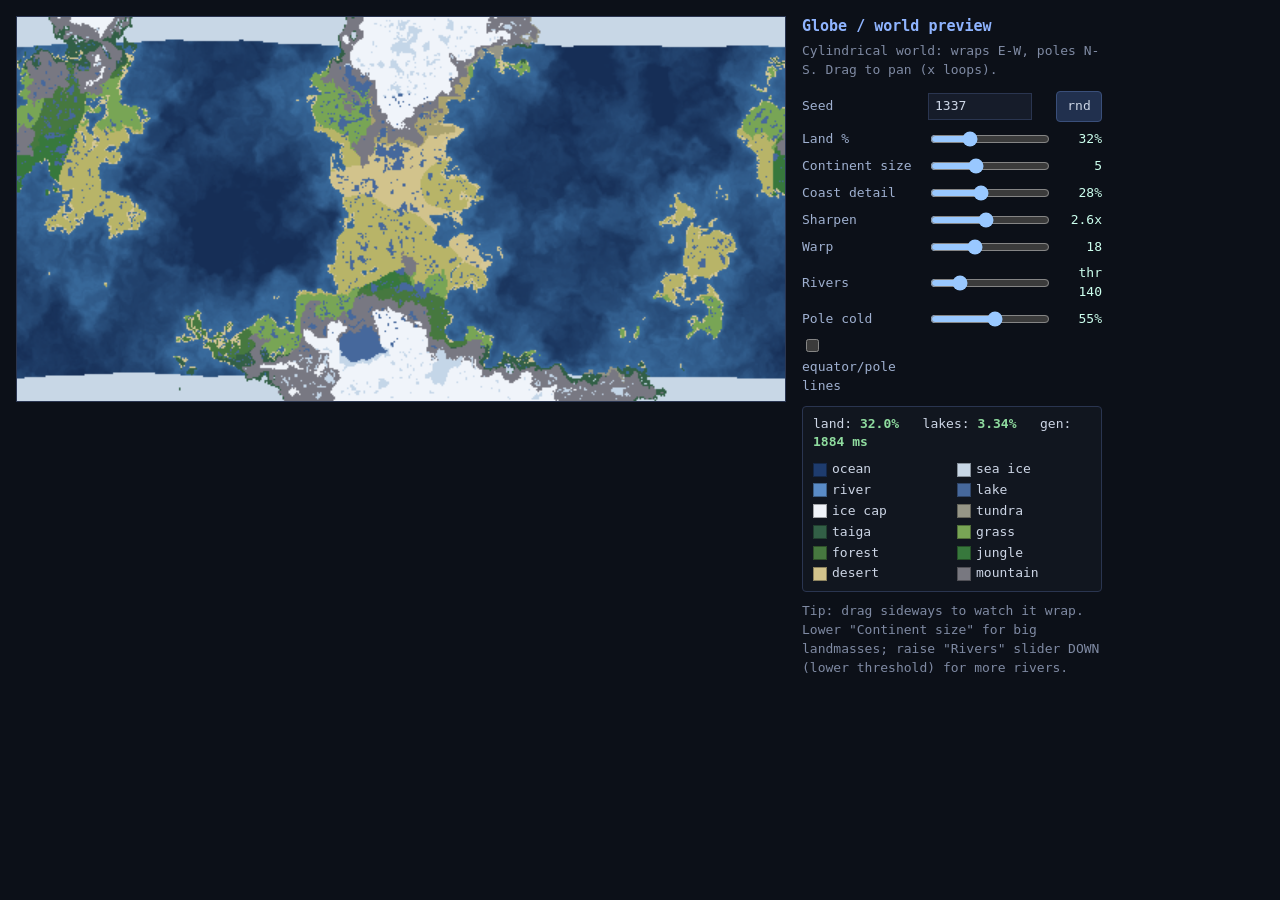
<file: Tools/globe-preview.html>
<!DOCTYPE html>
<!--
  TapCraft GLOBE/WORLD preview (dev tool, NOT shipped). Open directly in a browser.
  Models a CYLINDRICAL world: it WRAPS east-west (drag the map sideways and it loops
  seamlessly back to the start) and is bounded north-south with real POLES. Going finite
  lets us run global passes the infinite engine can't: continents from wrapping noise,
  latitude-based climate (ice caps -> temperate -> tropics), and HYDROLOGY (priority-flood
  basin filling -> lakes, flow accumulation -> rivers).

  This is a top-down equirectangular world map (what the planet "is"); in-game it would
  still render isometric. Drag = pan (x wraps, y clamps at the poles). Sliders regenerate.
-->
<html lang="en">
<head>
<meta charset="utf-8" />
<title>TapCraft - globe/world preview</title>
<style>
  :root { color-scheme: dark; }
  body { margin: 0; background: #0c1018; color: #cdd6e6; font: 13px/1.45 Consolas, monospace; }
  .wrap { display: flex; gap: 16px; padding: 16px; align-items: flex-start; flex-wrap: wrap; }
  canvas { border: 1px solid #2a3550; background: #000; cursor: grab; }
  canvas.drag { cursor: grabbing; }
  .panel { width: 300px; }
  h1 { font-size: 15px; margin: 0 0 4px; color: #8fb4ff; }
  .sub { color: #7f8aa3; margin: 0 0 12px; }
  .row { margin: 7px 0; display: grid; grid-template-columns: 118px 1fr 46px; gap: 8px; align-items: center; }
  .row label { color: #9fb0d0; }
  .row .val { text-align: right; color: #cfe; }
  input[type=range] { width: 100%; }
  input[type=number] { background: #161c2a; color: #cdd6e6; border: 1px solid #2a3550; padding: 3px 6px; font: inherit; width: 90px; }
  button { background: #21304e; color: #cdd6e6; border: 1px solid #3a4f7a; padding: 5px 10px; font: inherit; cursor: pointer; border-radius: 4px; }
  button:hover { background: #2a3c5e; }
  .stat { margin-top: 10px; padding: 8px 10px; background: #11161f; border: 1px solid #2a3550; border-radius: 4px; }
  .stat b { color: #8fdc9f; }
  .legend { display: grid; grid-template-columns: 1fr 1fr; gap: 2px 10px; margin-top: 8px; }
  .legend span { display: inline-flex; align-items: center; gap: 5px; }
  .sw { width: 12px; height: 12px; display: inline-block; border: 1px solid #00000055; }
  .note { color: #7f8aa3; margin-top: 10px; }
  label.chk { color: #9fb0d0; }
</style>
</head>
<body>
<div class="wrap">
  <canvas id="cv" width="768" height="384"></canvas>
  <div class="panel">
    <h1>Globe / world preview</h1>
    <p class="sub">Cylindrical world: wraps E-W, poles N-S. Drag to pan (x loops).</p>

    <div class="row"><label for="seed">Seed</label><input id="seed" type="number" value="1337" /><button id="rnd">rnd</button></div>
    <div class="row"><label>Land %</label><input id="land" type="range" min="15" max="70" step="1" value="32" /><span class="val" id="landV"></span></div>
    <div class="row"><label>Continent size</label><input id="csize" type="range" min="1" max="12" step="0.5" value="5" /><span class="val" id="csizeV"></span></div>
    <div class="row"><label>Coast detail</label><input id="detail" type="range" min="5" max="60" step="1" value="28" /><span class="val" id="detailV"></span></div>
    <div class="row"><label>Sharpen</label><input id="sharp" type="range" min="100" max="450" step="10" value="260" /><span class="val" id="sharpV"></span></div>
    <div class="row"><label>Warp</label><input id="warp" type="range" min="0" max="50" step="1" value="18" /><span class="val" id="warpV"></span></div>
    <div class="row"><label>Rivers</label><input id="rivers" type="range" min="20" max="600" step="10" value="140" /><span class="val" id="riversV"></span></div>
    <div class="row"><label>Pole cold</label><input id="cold" type="range" min="0" max="100" step="1" value="55" /><span class="val" id="coldV"></span></div>
    <div class="row"><label class="chk"><input id="grid" type="checkbox" /> equator/pole lines</label><span></span><span></span></div>

    <div class="stat">
      land: <b id="landStat">-</b> &nbsp; lakes: <b id="lakeStat">-</b> &nbsp; gen: <b id="msStat">-</b>
      <div class="legend">
        <span><i class="sw" style="background:#1e3c6e"></i>ocean</span>
        <span><i class="sw" style="background:#c8d7e6"></i>sea ice</span>
        <span><i class="sw" style="background:#5a8cc8"></i>river</span>
        <span><i class="sw" style="background:#46689c"></i>lake</span>
        <span><i class="sw" style="background:#f0f4fa"></i>ice cap</span>
        <span><i class="sw" style="background:#969687"></i>tundra</span>
        <span><i class="sw" style="background:#325f46"></i>taiga</span>
        <span><i class="sw" style="background:#78a555"></i>grass</span>
        <span><i class="sw" style="background:#46783f"></i>forest</span>
        <span><i class="sw" style="background:#37783c"></i>jungle</span>
        <span><i class="sw" style="background:#d2c38c"></i>desert</span>
        <span><i class="sw" style="background:#787880"></i>mountain</span>
      </div>
    </div>
    <p class="note" id="hint">Tip: drag sideways to watch it wrap. Lower "Continent size" for big landmasses; raise "Rivers" slider DOWN (lower threshold) for more rivers.</p>
  </div>
</div>

<script>
"use strict";
const W = 512, H = 256;            // world grid (equirectangular 2:1)
const D8 = [[-1,-1],[0,-1],[1,-1],[-1,0],[1,0],[-1,1],[0,1],[1,1]];
const WARP_SCALE = 0.08, BASE_SCALE = 0.045;
const clamp01 = (v) => v < 0 ? 0 : v > 1 ? 1 : v;
const lerp = (a, b, t) => a + (b - a) * t;
const smooth = (t) => t * t * (3 - 2 * t);
const sCurve = (e, p) => e <= 0.5 ? 0.5 * Math.pow(e * 2, p) : 1 - 0.5 * Math.pow((1 - e) * 2, p);

// ---- 3D value-noise (so we can sample on a circle -> seamless E-W wrap) -------
function hash3(x, y, z, seed) {
  let h = Math.imul(x | 0, 374761393) + Math.imul(y | 0, 668265263) + Math.imul(z | 0, 2147483647) + Math.imul(seed | 0, 362437);
  h = Math.imul(h ^ (h >>> 13), 1274126177); h ^= h >>> 16;
  return (h >>> 0) / 4294967295;
}
function makeFbm3(seed, octaves) {
  const val = (x, y, z) => {
    const xi = Math.floor(x), yi = Math.floor(y), zi = Math.floor(z);
    const xf = x - xi, yf = y - yi, zf = z - zi;
    const u = smooth(xf), v = smooth(yf), w = smooth(zf);
    const c = (a, b, d) => hash3(xi + a, yi + b, zi + d, seed);
    const x00 = lerp(c(0,0,0), c(1,0,0), u), x10 = lerp(c(0,1,0), c(1,1,0), u);
    const x01 = lerp(c(0,0,1), c(1,0,1), u), x11 = lerp(c(0,1,1), c(1,1,1), u);
    return lerp(lerp(x00, x10, v), lerp(x01, x11, v), w);
  };
  return (x, y, z) => {
    let amp = 0.5, freq = 1, sum = 0, norm = 0;
    for (let o = 0; o < octaves; o++) { sum += amp * val(x * freq, y * freq, z * freq); norm += amp; amp *= 0.5; freq *= 2; }
    return sum / norm;
  };
}
let N = {};
function buildNoise(seed) {
  N = {
    base: makeFbm3(seed >>> 0, 6), cont: makeFbm3((seed ^ 0xc0ffee01) >>> 0, 2),
    warpX: makeFbm3((seed ^ 0x9e3779b9) >>> 0, 4), warpY: makeFbm3((seed ^ 0x85ebca6b) >>> 0, 4),
    moist: makeFbm3((seed ^ 0x2c1b3a9f) >>> 0, 3), temp: makeFbm3((seed ^ 0x1b56c4e9) >>> 0, 3),
  };
}
const R = W / (2 * Math.PI);       // circle radius so arc-length per cell = 1
// Sample a wrapping field: x -> angle on a circle (seamless), y -> the 3rd (latitude) axis.
function wrap(fbm, x, y, freq) {
  const th = 2 * Math.PI * x / W;
  return fbm(Math.cos(th) * R * freq, y * freq, Math.sin(th) * R * freq);
}

// ---- min-heap for priority-flood ----------------------------------------------
function MinHeap(cap) { this.e = new Float32Array(cap); this.i = new Int32Array(cap); this.n = 0; }
MinHeap.prototype.push = function (e, i) {
  let k = this.n++; this.e[k] = e; this.i[k] = i;
  while (k > 0) { const p = (k - 1) >> 1; if (this.e[p] <= this.e[k]) break; this._sw(p, k); k = p; }
};
MinHeap.prototype.pop = function () {
  const ri = this.i[0]; this.n--;
  if (this.n > 0) {
    this.e[0] = this.e[this.n]; this.i[0] = this.i[this.n]; let k = 0;
    for (;;) { let l = 2 * k + 1, r = 2 * k + 2, m = k;
      if (l < this.n && this.e[l] < this.e[m]) m = l;
      if (r < this.n && this.e[r] < this.e[m]) m = r;
      if (m === k) break; this._sw(m, k); k = m; }
  }
  return ri;
};
MinHeap.prototype._sw = function (a, b) { const e = this.e[a]; this.e[a] = this.e[b]; this.e[b] = e; const i = this.i[a]; this.i[a] = this.i[b]; this.i[b] = i; };

// ---- palette ------------------------------------------------------------------
const COL = {
  oceanDeep: [22, 46, 86], oceanShallow: [58, 108, 158], seaIce: [200, 215, 230],
  river: [90, 140, 200], lake: [70, 104, 156], frozen: [196, 214, 232],
  ice: [240, 244, 250], rock: [120, 120, 130], beach: [214, 200, 150],
  tundra: [150, 150, 135], taiga: [50, 95, 70], grass: [120, 165, 85],
  forest: [70, 120, 63], steppe: [170, 162, 110], desert: [210, 195, 140],
  savanna: [184, 180, 104], jungle: [55, 120, 60],
};
function biome(temp, moist) {
  if (temp < 0.18) return moist > 0.4 ? COL.taiga : COL.tundra;
  if (temp < 0.50) return moist > 0.6 ? COL.forest : moist > 0.3 ? COL.grass : COL.steppe;
  return moist > 0.6 ? COL.jungle : moist > 0.33 ? COL.savanna : COL.desert;
}

// ---- world generation (the interesting part) ----------------------------------
const worldCv = document.createElement("canvas"); worldCv.width = W; worldCv.height = H;
const worldCtx = worldCv.getContext("2d");
const worldImg = worldCtx.createImageData(W, H);
let stats = { land: 0, lake: 0, ms: 0 };

function generate() {
  const t0 = performance.now();
  const P = {
    land: +el("land").value / 100, cscale: (+el("csize").value) / 1000 * 1.4, detail: +el("detail").value / 100,
    sharp: +el("sharp").value / 100, warp: +el("warp").value, riverThr: +el("rivers").value, cold: +el("cold").value / 100,
  };
  // 1) elevation - wrapping continental blend + redistribution
  const elev = new Float32Array(W * H);
  for (let y = 0; y < H; y++) for (let x = 0; x < W; x++) {
    const aw = (wrap(N.warpX, x, y, WARP_SCALE) * 2 - 1) * P.warp;
    const bw = (wrap(N.warpY, x, y, WARP_SCALE) * 2 - 1) * P.warp;
    const xx = x + aw, yy = y + bw;
    const cont = wrap(N.cont, xx, yy, P.cscale);
    const detail = wrap(N.base, xx, yy, BASE_SCALE);
    elev[y * W + x] = sCurve(clamp01(cont * (1 - P.detail) + detail * P.detail), P.sharp);
  }
  // 2) sea level for the target land %
  const samp = []; for (let i = 0; i < elev.length; i += 5) samp.push(elev[i]);
  samp.sort((a, b) => a - b);
  const sea = samp[Math.min(samp.length - 1, Math.floor((1 - P.land) * samp.length))];
  // 3) priority-flood: fill basins (-> lakes), make all land drain to ocean/poles
  const filled = new Float32Array(W * H).fill(Infinity);
  const seen = new Uint8Array(W * H);
  const heap = new MinHeap(W * H);
  for (let y = 0; y < H; y++) for (let x = 0; x < W; x++) {
    const i = y * W + x;
    if (elev[i] < sea || y === 0 || y === H - 1) { filled[i] = elev[i]; seen[i] = 1; heap.push(elev[i], i); }
  }
  while (heap.n > 0) {
    const i = heap.pop(); const x = i % W, y = (i / W) | 0;
    for (let k = 0; k < 8; k++) {
      const nx = (x + D8[k][0] + W) % W, ny = y + D8[k][1]; if (ny < 0 || ny >= H) continue;
      const ni = ny * W + nx; if (seen[ni]) continue;
      seen[ni] = 1; filled[ni] = Math.max(elev[ni], filled[i]); heap.push(filled[ni], ni);
    }
  }
  // 4) flow accumulation on the filled surface (steepest descent, processed high->low)
  const acc = new Float32Array(W * H).fill(1);
  const order = new Int32Array(W * H); for (let i = 0; i < order.length; i++) order[i] = i;
  order.sort((a, b) => filled[b] - filled[a]);
  for (let o = 0; o < order.length; o++) {
    const i = order[o]; if (elev[i] < sea) continue;
    const x = i % W, y = (i / W) | 0; let best = -1, bestF = filled[i];
    for (let k = 0; k < 8; k++) {
      const nx = (x + D8[k][0] + W) % W, ny = y + D8[k][1]; if (ny < 0 || ny >= H) continue;
      const ni = ny * W + nx; if (filled[ni] < bestF) { bestF = filled[ni]; best = ni; }
    }
    if (best >= 0) acc[best] += acc[i];
  }
  // 5) climate + color
  let landN = 0, lakeN = 0;
  for (let y = 0; y < H; y++) {
    const lat = y / (H - 1), clat = Math.abs(lat - 0.5) * 2; // 0 equator .. 1 pole
    for (let x = 0; x < W; x++) {
      const i = y * W + x, e = elev[i], landH = e - sea;
      const tNoise = (wrap(N.temp, x, y, 0.01) * 2 - 1) * 0.06;
      const temp = clamp01((1 - clat * (0.6 + P.cold * 0.8)) - Math.max(0, landH) * 0.9 + tNoise);
      const moist = wrap(N.moist, x, y, P.cscale * 1.3);
      const o = i * 4; let col;
      if (e < sea) {                                   // ocean
        if (temp < 0.10) col = COL.seaIce;
        else { const d = clamp01((sea - e) / 0.35); col = [lerp(COL.oceanShallow[0], COL.oceanDeep[0], d), lerp(COL.oceanShallow[1], COL.oceanDeep[1], d), lerp(COL.oceanShallow[2], COL.oceanDeep[2], d)]; }
      } else {
        landN++;
        const isLake = filled[i] > e + 0.0015;
        const isRiver = !isLake && acc[i] > P.riverThr;
        if (isLake) { lakeN++; col = temp < 0.12 ? COL.frozen : COL.lake; }
        else if (isRiver) { col = temp < 0.12 ? COL.frozen : COL.river; }
        else {
          const snowLine = lerp(0.02, 0.42, clamp01(temp));   // colder -> lower snow line
          if (landH > snowLine) col = landH > snowLine + 0.12 ? COL.ice : COL.rock;
          else if (landH < 0.012 && temp > 0.14) col = COL.beach;
          else col = biome(temp, moist);
        }
      }
      worldImg.data[o] = col[0]; worldImg.data[o + 1] = col[1]; worldImg.data[o + 2] = col[2]; worldImg.data[o + 3] = 255;
    }
  }
  if (el("grid").checked) {                            // faint equator + polar circles
    for (let x = 0; x < W; x++) for (const yy of [Math.floor(H / 2), Math.floor(H * 0.2), Math.floor(H * 0.8)]) {
      const o = (yy * W + x) * 4; worldImg.data[o] = 255; worldImg.data[o + 1] = 255; worldImg.data[o + 2] = 255; worldImg.data[o + 3] = 255;
    }
  }
  worldCtx.putImageData(worldImg, 0, 0);
  stats = { land: 100 * landN / elev.length, lake: 100 * lakeN / elev.length, ms: performance.now() - t0 };
  el("landStat").textContent = stats.land.toFixed(1) + "%";
  el("lakeStat").textContent = stats.lake.toFixed(2) + "%";
  el("msStat").textContent = stats.ms.toFixed(0) + " ms";
  drawView();
}

// ---- view (tile worldCv in x for the seamless E-W wrap; y fits exactly) --------
const cv = document.getElementById("cv"), ctx = cv.getContext("2d");
let panX = 0; // in world cells
function drawView() {
  ctx.imageSmoothingEnabled = true;
  ctx.clearRect(0, 0, cv.width, cv.height);
  const sc = cv.height / H;                  // vertical fit (768x384 = 1.5x of 512x256)
  const wpx = W * sc;                          // world width in screen px
  let ox = -((panX % W) * sc); if (ox > 0) ox -= wpx;
  for (let dx = ox; dx < cv.width; dx += wpx) ctx.drawImage(worldCv, dx, 0, wpx, cv.height);
}

// ---- controls -----------------------------------------------------------------
function el(id) { return document.getElementById(id); }
const labels = { land: (v) => v + "%", csize: (v) => v, detail: (v) => v + "%", sharp: (v) => (v / 100).toFixed(1) + "x", warp: (v) => v, rivers: (v) => "thr " + v, cold: (v) => v + "%" };
function syncLabels() { for (const k of Object.keys(labels)) { const e = el(k + "V"); if (e) e.textContent = labels[k](el(k).value); } }
let timer = 0;
function schedule() { syncLabels(); clearTimeout(timer); timer = setTimeout(generate, 60); }
for (const id of ["land", "csize", "detail", "sharp", "warp", "rivers", "cold", "grid"]) el(id).addEventListener("input", schedule);
el("seed").addEventListener("input", () => { buildNoise(+el("seed").value | 0); schedule(); });
el("rnd").addEventListener("click", () => { el("seed").value = (Math.random() * 1e9) | 0; buildNoise(+el("seed").value | 0); schedule(); });

let drag = null;
cv.addEventListener("pointerdown", (e) => { drag = { x: e.clientX, px: panX }; cv.classList.add("drag"); cv.setPointerCapture(e.pointerId); });
cv.addEventListener("pointermove", (e) => { if (!drag) return; const sc = cv.height / H; panX = drag.px - (e.clientX - drag.x) / sc; drawView(); });
cv.addEventListener("pointerup", () => { drag = null; cv.classList.remove("drag"); });

buildNoise(+el("seed").value | 0);
syncLabels(); generate();
</script>
</body>
</html>
</file>
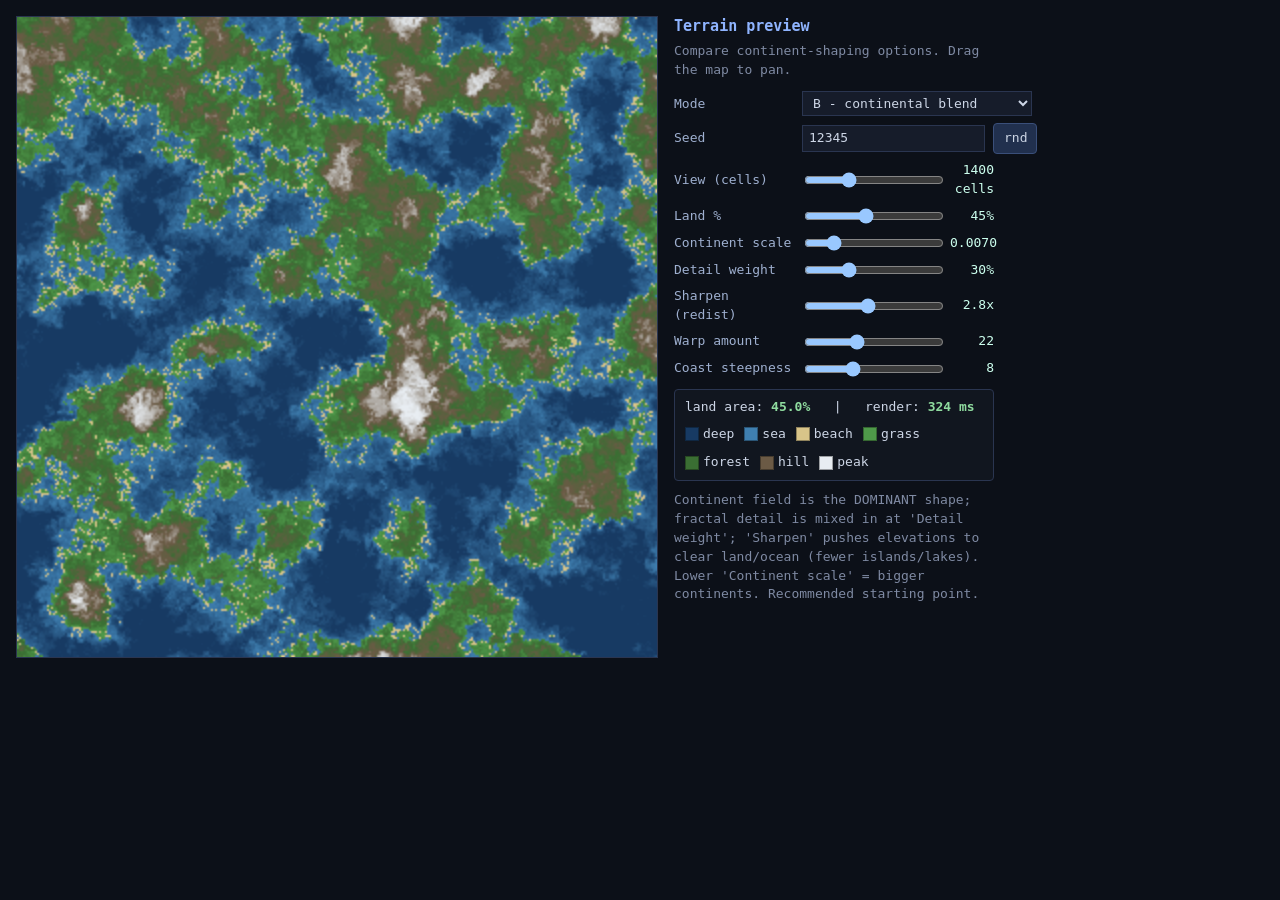
<file: Tools/terrain-preview.html>
<!DOCTYPE html>
<!--
  TapCraft terrain preview (dev tool, NOT shipped). Open directly in a browser
  (file://) - no server needed. Top-down view of the INFINITE elevation field so we
  can compare continent-shaping options before changing the game's cells.js.

  The noise (value-noise fBm) is copied from the game's rng.js so the preview matches
  the engine. Modes:
    A "current"            - the live game recipe: 6-octave warped base + a weak
                             low-frequency continent term added on top -> archipelagos.
    B "continental-blend"  - a low-frequency continent field is the DOMINANT shape;
                             fractal detail is added with reduced weight; then a
                             redistribution S-curve sharpens land/ocean -> big landmasses.
    C "continentalness"    - Minecraft-1.18 style: a low-freq continentalness value mapped
                             through a spline (deep ocean -> steep coast -> inland plateau)
                             + erosion detail.
    D "worley-plates"      - tectonic plates: Worley/Voronoi cells, each land or ocean,
                             with blended coastlines at plate boundaries.
  Drag to pan. Everything re-renders on change.
-->
<html lang="en">
<head>
<meta charset="utf-8" />
<title>TapCraft - terrain preview</title>
<style>
  :root { color-scheme: dark; }
  body { margin: 0; background: #0c1018; color: #cdd6e6; font: 13px/1.45 Consolas, monospace; }
  .wrap { display: flex; gap: 16px; padding: 16px; align-items: flex-start; flex-wrap: wrap; }
  canvas { image-rendering: pixelated; border: 1px solid #2a3550; background: #000; cursor: grab; }
  canvas.drag { cursor: grabbing; }
  .panel { width: 320px; }
  h1 { font-size: 15px; margin: 0 0 4px; color: #8fb4ff; }
  .sub { color: #7f8aa3; margin: 0 0 12px; }
  .row { margin: 7px 0; display: grid; grid-template-columns: 120px 1fr 44px; gap: 8px; align-items: center; }
  .row label { color: #9fb0d0; }
  .row .val { text-align: right; color: #cfe; }
  input[type=range] { width: 100%; }
  select, input[type=number] { background: #161c2a; color: #cdd6e6; border: 1px solid #2a3550; padding: 3px 6px; font: inherit; }
  .stat { margin-top: 10px; padding: 8px 10px; background: #11161f; border: 1px solid #2a3550; border-radius: 4px; }
  .stat b { color: #8fdc9f; }
  .note { color: #7f8aa3; margin-top: 10px; }
  .legend { display: flex; gap: 10px; margin-top: 8px; flex-wrap: wrap; }
  .legend span { display: inline-flex; align-items: center; gap: 4px; }
  .sw { width: 12px; height: 12px; display: inline-block; border: 1px solid #00000055; }
  button { background: #21304e; color: #cdd6e6; border: 1px solid #3a4f7a; padding: 5px 10px; font: inherit; cursor: pointer; border-radius: 4px; }
  button:hover { background: #2a3c5e; }
</style>
</head>
<body>
<div class="wrap">
  <canvas id="cv" width="640" height="640"></canvas>
  <div class="panel">
    <h1>Terrain preview</h1>
    <p class="sub">Compare continent-shaping options. Drag the map to pan.</p>

    <div class="row">
      <label for="mode">Mode</label>
      <select id="mode">
        <option value="current">A - current (game)</option>
        <option value="blend" selected>B - continental blend</option>
        <option value="cont">C - continentalness curve</option>
        <option value="worley">D - worley plates</option>
      </select>
      <span></span>
    </div>
    <div class="row">
      <label for="seed">Seed</label>
      <input id="seed" type="number" value="12345" />
      <button id="rnd">rnd</button>
    </div>
    <div class="row"><label>View (cells)</label><input id="view" type="range" min="300" max="4000" step="50" value="1400" /><span class="val" id="viewV"></span></div>
    <div class="row"><label>Land %</label><input id="land" type="range" min="10" max="90" step="1" value="45" /><span class="val" id="landV"></span></div>
    <div class="row"><label>Continent scale</label><input id="cscale" type="range" min="2" max="30" step="0.5" value="7" /><span class="val" id="cscaleV"></span></div>
    <div class="row"><label>Detail weight</label><input id="detail" type="range" min="0" max="100" step="1" value="30" /><span class="val" id="detailV"></span></div>
    <div class="row"><label>Sharpen (redist)</label><input id="sharp" type="range" min="100" max="500" step="10" value="280" /><span class="val" id="sharpV"></span></div>
    <div class="row"><label>Warp amount</label><input id="warp" type="range" min="0" max="60" step="1" value="22" /><span class="val" id="warpV"></span></div>
    <div class="row"><label>Coast steepness</label><input id="coast" type="range" min="2" max="20" step="0.5" value="8" /><span class="val" id="coastV"></span></div>

    <div class="stat">
      land area: <b id="landStat">-</b> &nbsp; | &nbsp; render: <b id="msStat">-</b>
      <div class="legend">
        <span><i class="sw" style="background:#173a63"></i>deep</span>
        <span><i class="sw" style="background:#3f7fb0"></i>sea</span>
        <span><i class="sw" style="background:#d8c489"></i>beach</span>
        <span><i class="sw" style="background:#4f9a4a"></i>grass</span>
        <span><i class="sw" style="background:#3a6e33"></i>forest</span>
        <span><i class="sw" style="background:#6b5a45"></i>hill</span>
        <span><i class="sw" style="background:#e8edf2"></i>peak</span>
      </div>
    </div>
    <p class="note" id="hint"></p>
  </div>
</div>

<script>
"use strict";
// ---- value noise (copied from the game's rng.js so the preview matches) -------
function hash01(x, y, seed) {
  let h = Math.imul(x | 0, 374761393) + Math.imul(y | 0, 668265263) + Math.imul(seed | 0, 362437);
  h = Math.imul(h ^ (h >>> 13), 1274126177);
  h ^= h >>> 16;
  return (h >>> 0) / 4294967295;
}
function makeFbm(seed, octaves) {
  const smooth = (t) => t * t * (3 - 2 * t);
  const lerp = (a, b, t) => a + (b - a) * t;
  const value = (x, y) => {
    const xi = Math.floor(x), yi = Math.floor(y);
    const xf = x - xi, yf = y - yi;
    const u = smooth(xf), v = smooth(yf);
    return lerp(lerp(hash01(xi, yi, seed), hash01(xi + 1, yi, seed), u),
                lerp(hash01(xi, yi + 1, seed), hash01(xi + 1, yi + 1, seed), u), v);
  };
  return (x, y) => {
    let amp = 0.5, freq = 1, sum = 0, norm = 0;
    for (let o = 0; o < octaves; o++) { sum += amp * value(x * freq, y * freq); norm += amp; amp *= 0.5; freq *= 2; }
    return sum / norm;
  };
}
// Worley/cellular: nearest two jittered grid points -> distances + plate ids.
function makeWorley(seed) {
  return (x, y) => {
    const gx = Math.floor(x), gy = Math.floor(y);
    let f1 = 1e9, f2 = 1e9, id1 = 0, id2 = 0;
    for (let oy = -1; oy <= 1; oy++) for (let ox = -1; ox <= 1; ox++) {
      const cx = gx + ox, cy = gy + oy;
      const jx = cx + hash01(cx, cy, seed), jy = cy + hash01(cx, cy, (seed ^ 0x9e3779b9) >>> 0);
      const dx = x - jx, dy = y - jy, d = Math.sqrt(dx * dx + dy * dy);
      const id = (Math.imul(cx, 73856093) ^ Math.imul(cy, 19349663)) >>> 0;
      if (d < f1) { f2 = f1; id2 = id1; f1 = d; id1 = id; }
      else if (d < f2) { f2 = d; id2 = id; }
    }
    return { f1, f2, id1, id2 };
  };
}

// ---- engine constants (from cells.js) -----------------------------------------
const WARP_SCALE = 0.08, BASE_SCALE = 0.045, CONTRAST = 1.5;
let N = {}; // noise closures, rebuilt on seed change
function buildNoise(seed) {
  N = {
    base: makeFbm(seed >>> 0, 6),
    warpX: makeFbm((seed ^ 0x9e3779b9) >>> 0, 4),
    warpY: makeFbm((seed ^ 0x85ebca6b) >>> 0, 4),
    cont: makeFbm((seed ^ 0xc0ffee01) >>> 0, 2),
    cont3: makeFbm((seed ^ 0xc0ffee01) >>> 0, 3),
    ero: makeFbm((seed ^ 0x1b56c4e9) >>> 0, 4),
    worley: makeWorley((seed ^ 0x51ed2701) >>> 0),
    plateSeed: (seed ^ 0x2c1b3a9f) >>> 0,
  };
}
const clamp01 = (v) => v < 0 ? 0 : v > 1 ? 1 : v;
const smoothstep = (a, b, x) => { const t = clamp01((x - a) / (b - a)); return t * t * (3 - 2 * t); };
const lerp = (a, b, t) => a + (b - a) * t;
// redistribution S-curve: push values away from 0.5 (sharper land/ocean, narrower coast)
function sCurve(e, p) { return e <= 0.5 ? 0.5 * Math.pow(e * 2, p) : 1 - 0.5 * Math.pow((1 - e) * 2, p); }

// ---- elevation per mode (x,y = world cell coords) -----------------------------
function elevAt(mode, x, y, P) {
  const wx = x + (N.warpX(x * WARP_SCALE, y * WARP_SCALE) * 2 - 1) * P.warp;
  const wy = y + (N.warpY(x * WARP_SCALE, y * WARP_SCALE) * 2 - 1) * P.warp;
  const cs = P.cscale; // continent scale (x1000)
  if (mode === "current") {
    let e = N.base(wx * BASE_SCALE, wy * BASE_SCALE);
    e = (e - 0.5) * CONTRAST + 0.5;
    e += (N.cont(wx * 0.011, wy * 0.011) * 2 - 1) * 0.16; // the game's weak continent term
    return e;
  }
  if (mode === "blend") {
    const cont = N.cont(wx * cs, wy * cs);                 // low-freq landmass shape (dominant)
    const detail = N.base(wx * BASE_SCALE, wy * BASE_SCALE); // fractal coastline detail
    let e = cont * (1 - P.detail) + detail * P.detail;
    return sCurve(clamp01(e), P.sharp);                   // sharpen toward land/ocean
  }
  if (mode === "cont") {
    const c = N.cont3(wx * cs, wy * cs);                  // continentalness 0..1
    // spline: deep ocean (flat low) -> steep coast -> inland plateau. Coast steepness = P.coast.
    let base;
    const mid = 0.5, half = 0.5 / P.coast;                // narrower half = steeper coast
    if (c < mid - half) base = 0.12 + (c / (mid - half)) * 0.16;          // 0.12..0.28 ocean
    else if (c < mid + half) base = lerp(0.28, 0.62, (c - (mid - half)) / (2 * half)); // steep coast
    else base = 0.62 + ((c - (mid + half)) / (1 - mid - half)) * 0.22;    // 0.62..0.84 inland
    const erosion = (N.ero(wx * 0.05, wy * 0.05) * 2 - 1) * 0.10 * P.detail * 2; // roughness
    return base + erosion;
  }
  // worley plates
  const w = N.worley(wx * cs, wy * cs);
  const land1 = hash01(w.id1 & 0xffff, w.id1 >>> 16, N.plateSeed);
  const land2 = hash01(w.id2 & 0xffff, w.id2 >>> 16, N.plateSeed);
  const e1 = land1 < P.landFrac ? 0.72 : 0.24;
  const e2 = land2 < P.landFrac ? 0.72 : 0.24;
  const t = smoothstep(0, 0.18, w.f2 - w.f1);             // 1 deep in a plate, 0 at a boundary
  let e = lerp((e1 + e2) * 0.5, e1, t);                   // blend toward the boundary
  e += (N.base(wx * BASE_SCALE, wy * BASE_SCALE) - 0.5) * 0.28 * P.detail * 2; // coast detail
  return e;
}

// ---- render -------------------------------------------------------------------
const cv = document.getElementById("cv"), ctx = cv.getContext("2d");
const RES = 320; // internal render resolution (scaled up to the 640 canvas)
const off = document.createElement("canvas"); off.width = RES; off.height = RES;
const offctx = off.getContext("2d");
const img = offctx.createImageData(RES, RES);
let panX = 0, panY = 0;

function colorFor(e, thr, out, o) {
  let r, g, b;
  if (e < thr) {                       // ocean: deep -> shallow
    const d = clamp01((thr - e) / 0.35);
    r = lerp(63, 23, d); g = lerp(127, 58, d); b = lerp(176, 99, d);
  } else {                              // land: beach -> grass -> forest -> hill -> peak
    const h = clamp01((e - thr) / 0.45);
    if (h < 0.06) { r = 216; g = 196; b = 137; }                       // beach
    else if (h < 0.40) { const t = (h - 0.06) / 0.34; r = lerp(79, 58, t); g = lerp(154, 110, t); b = lerp(74, 51, t); } // grass->forest
    else if (h < 0.75) { const t = (h - 0.40) / 0.35; r = lerp(58, 107, t); g = lerp(110, 90, t); b = lerp(51, 69, t); }  // forest->hill
    else { const t = (h - 0.75) / 0.25; r = lerp(107, 232, t); g = lerp(90, 237, t); b = lerp(69, 242, t); }              // hill->peak
  }
  out[o] = r; out[o + 1] = g; out[o + 2] = b; out[o + 3] = 255;
}

function render() {
  const t0 = performance.now();
  const mode = el("mode").value;
  const view = +el("view").value;            // cells across the view
  const cellsPerPx = view / RES;
  const landTarget = +el("land").value / 100;
  const P = {
    cscale: +el("cscale").value / 1000,
    detail: +el("detail").value / 100,
    sharp: +el("sharp").value / 100,
    warp: +el("warp").value,
    coast: +el("coast").value,
    landFrac: 0.5,                            // worley: fraction of plates that are land (tuned via land% below)
  };
  // worley land fraction tracks the land% slider loosely
  P.landFrac = clamp01(landTarget + 0.1);

  // 1) elevation grid
  const elev = new Float32Array(RES * RES);
  for (let py = 0; py < RES; py++) {
    const wy = panY + py * cellsPerPx;
    for (let px = 0; px < RES; px++) {
      const wx = panX + px * cellsPerPx;
      elev[py * RES + px] = elevAt(mode, wx, wy, P);
    }
  }
  // 2) sea-level threshold from the histogram (hit the target land %)
  const sample = [];
  for (let i = 0; i < elev.length; i += 7) sample.push(elev[i]);
  sample.sort((a, b) => a - b);
  const thr = sample[Math.min(sample.length - 1, Math.max(0, Math.floor((1 - landTarget) * sample.length)))];
  // 3) colorize + measure land
  let landCount = 0;
  for (let i = 0; i < elev.length; i++) { if (elev[i] >= thr) landCount++; colorFor(elev[i], thr, img.data, i * 4); }
  offctx.putImageData(img, 0, 0);
  ctx.imageSmoothingEnabled = true;
  ctx.drawImage(off, 0, 0, cv.width, cv.height);

  el("landStat").textContent = (100 * landCount / elev.length).toFixed(1) + "%";
  el("msStat").textContent = (performance.now() - t0).toFixed(0) + " ms";
}

// ---- controls -----------------------------------------------------------------
function el(id) { return document.getElementById(id); }
const vals = { view: (v) => v + " cells", land: (v) => v + "%", cscale: (v) => (v / 1000).toFixed(4), detail: (v) => v + "%", sharp: (v) => (v / 100).toFixed(1) + "x", warp: (v) => v, coast: (v) => v };
function syncLabels() { for (const k of Object.keys(vals)) { const e = el(k + "V"); if (e) e.textContent = vals[k](el(k).value); } }
let raf = 0;
function schedule() { syncLabels(); updateHint(); if (!raf) raf = requestAnimationFrame(() => { raf = 0; render(); }); }
for (const id of ["mode", "view", "land", "cscale", "detail", "sharp", "warp", "coast"]) el(id).addEventListener("input", schedule);
el("seed").addEventListener("input", () => { buildNoise(+el("seed").value | 0); schedule(); });
el("rnd").addEventListener("click", () => { el("seed").value = (Math.random() * 1e9) | 0; buildNoise(+el("seed").value | 0); schedule(); });

// drag to pan
let drag = null;
cv.addEventListener("pointerdown", (e) => { drag = { x: e.clientX, y: e.clientY, px: panX, py: panY }; cv.classList.add("drag"); cv.setPointerCapture(e.pointerId); });
cv.addEventListener("pointermove", (e) => { if (!drag) return; const cpp = (+el("view").value) / RES; const k = (RES / cv.width) * cpp; panX = drag.px - (e.clientX - drag.x) * k; panY = drag.py - (e.clientY - drag.y) * k; schedule(); });
cv.addEventListener("pointerup", (e) => { drag = null; cv.classList.remove("drag"); });

const HINTS = {
  current: "The live game: a strong 6-octave fractal base with a WEAK continent term added on top. Near sea level the fractal coast fragments into islands + lakes. This is what you have now.",
  blend: "Continent field is the DOMINANT shape; fractal detail is mixed in at 'Detail weight'; 'Sharpen' pushes elevations to clear land/ocean (fewer islands/lakes). Lower 'Continent scale' = bigger continents. Recommended starting point.",
  cont: "Minecraft-1.18 style: low-freq 'continentalness' mapped through a spline (ocean -> steep coast -> inland plateau). 'Coast steepness' controls how abrupt the shoreline is; 'Detail weight' adds erosion roughness.",
  worley: "Tectonic plates: space is split into Voronoi cells, each randomly land or ocean, blended at boundaries. Very coherent continents with long coastlines; 'Continent scale' sets plate size.",
};
function updateHint() { el("hint").textContent = HINTS[el("mode").value] || ""; }

buildNoise(+el("seed").value | 0);
syncLabels(); updateHint(); render();
</script>
</body>
</html>
</file>
